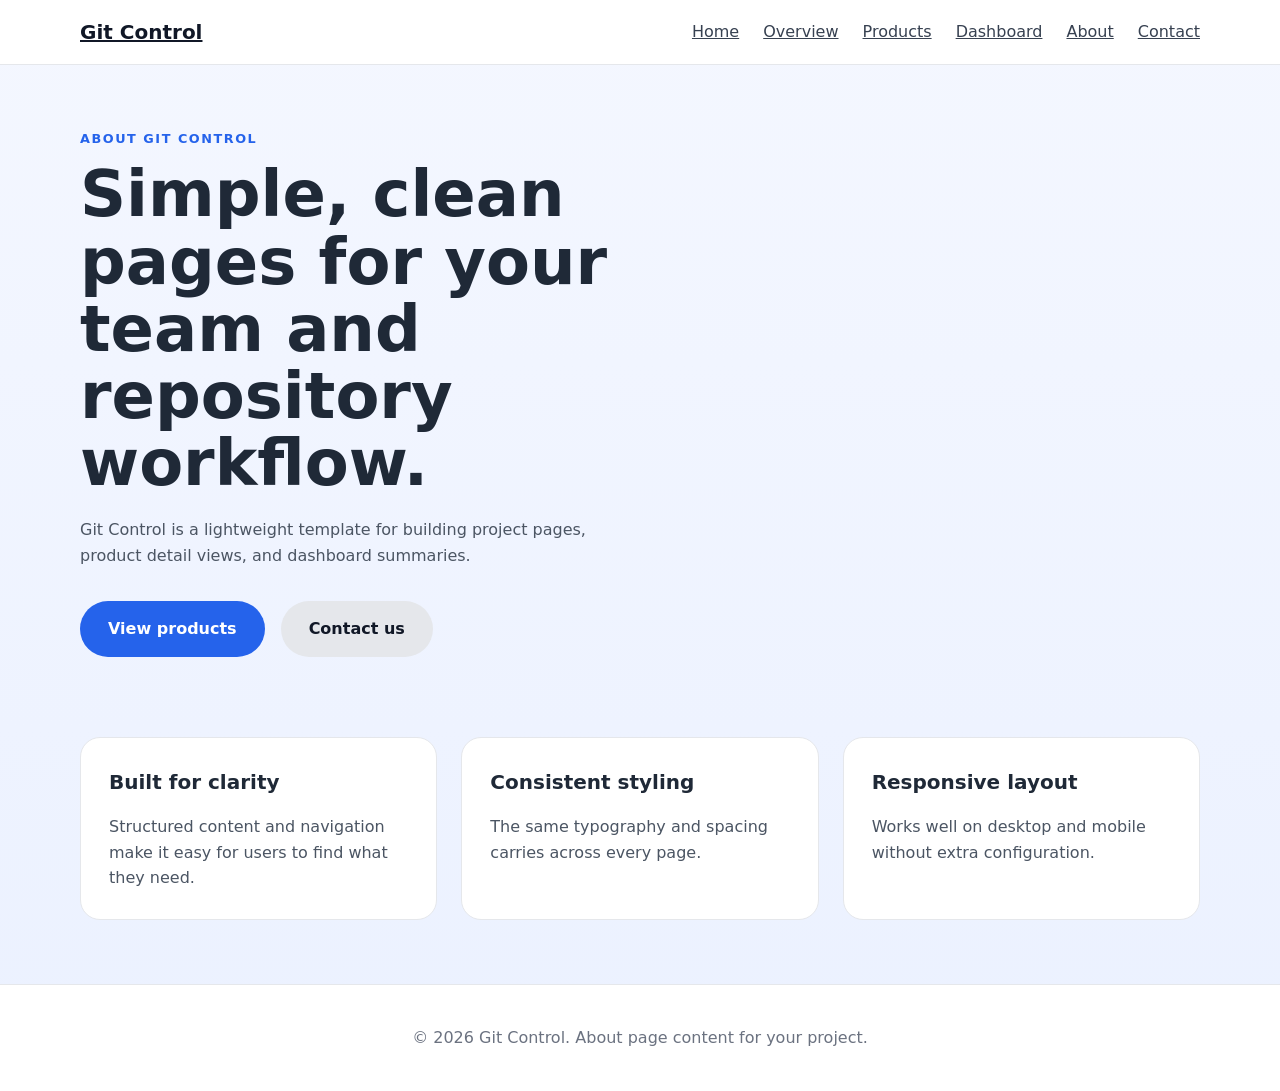
<file: about.html>
﻿<!doctype html>
<html lang="en">
  <head>
    <meta charset="UTF-8" />
    <meta name="viewport" content="width=device-width, initial-scale=1.0" />
    <title>About | Git Control</title>
    <link rel="stylesheet" href="style.css" />
  </head>
  <body>
    <header class="site-header">
      <div class="container header-inner">
        <a class="brand" href="index.html">Git Control</a>
        <nav>
          <ul class="nav-list">
            <li><a href="index.html">Home</a></li>
            <li><a href="home.html">Overview</a></li>
            <li><a href="product.html">Products</a></li>
            <li><a href="dashboard.html">Dashboard</a></li>
            <li><a href="about.html">About</a></li>
            <li><a href="contact.html">Contact</a></li>
          </ul>
        </nav>
      </div>
    </header>

    <main>
      <section class="hero container">
        <div class="hero-copy">
          <p class="eyebrow">About Git Control</p>
          <h1>Simple, clean pages for your team and repository workflow.</h1>
          <p class="hero-text">Git Control is a lightweight template for building project pages, product detail views, and dashboard summaries.</p>
          <div class="hero-actions">
            <a class="button primary" href="product.html">View products</a>
            <a class="button secondary" href="contact.html">Contact us</a>
          </div>
        </div>
      </section>

      <section class="features container">
        <article class="feature-card">
          <h2>Built for clarity</h2>
          <p>Structured content and navigation make it easy for users to find what they need.</p>
        </article>
        <article class="feature-card">
          <h2>Consistent styling</h2>
          <p>The same typography and spacing carries across every page.</p>
        </article>
        <article class="feature-card">
          <h2>Responsive layout</h2>
          <p>Works well on desktop and mobile without extra configuration.</p>
        </article>
      </section>
    </main>

    <footer class="site-footer">
      <div class="container footer-inner">
        <p>© 2026 Git Control. About page content for your project.</p>
      </div>
    </footer>
  </body>
</html>
</file>
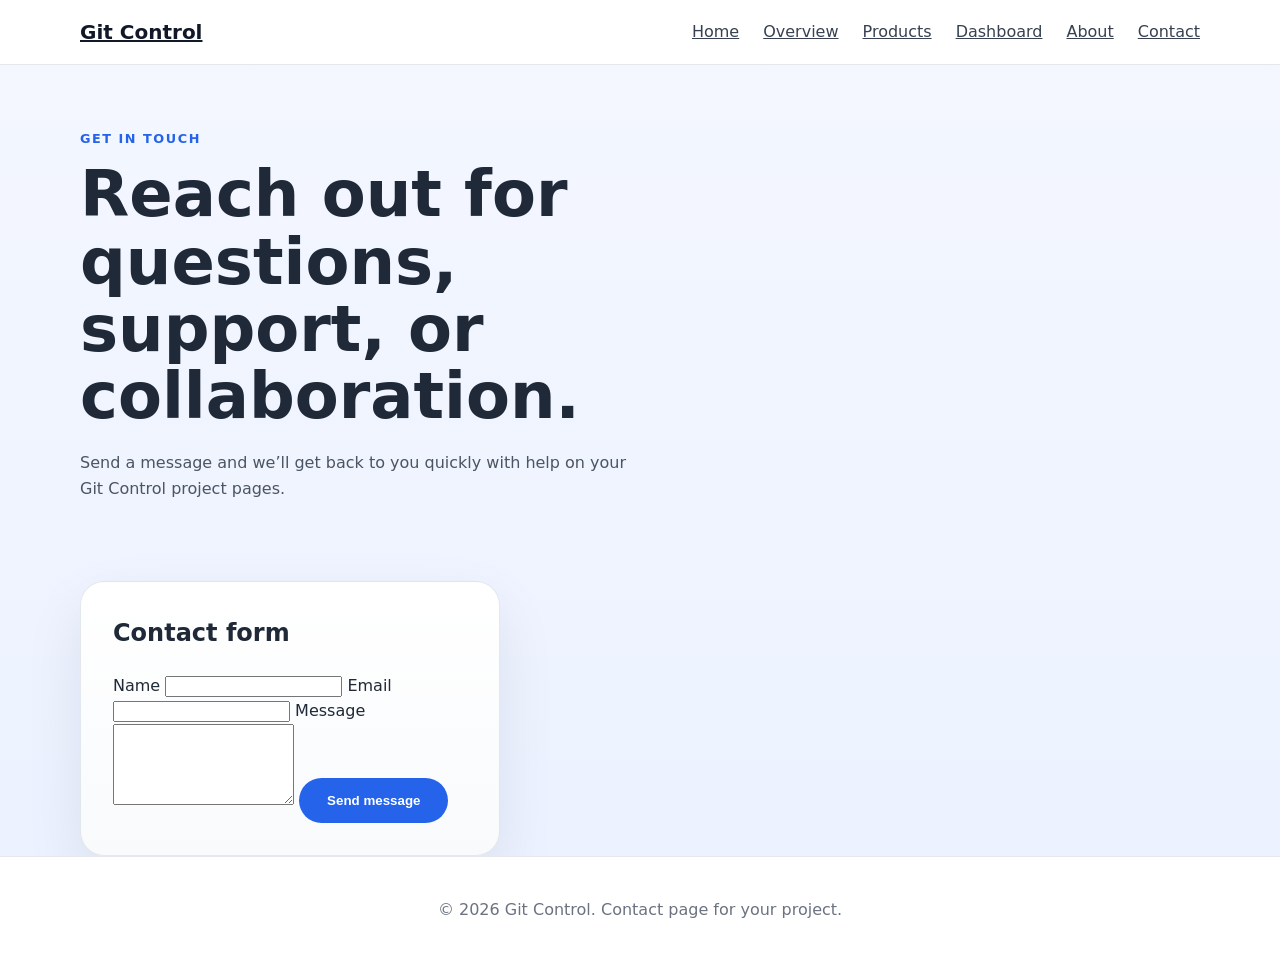
<file: contact.html>
﻿<!doctype html>
<html lang="en">
  <head>
    <meta charset="UTF-8" />
    <meta name="viewport" content="width=device-width, initial-scale=1.0" />
    <title>Contact | Git Control</title>
    <link rel="stylesheet" href="style.css" />
  </head>
  <body>
    <header class="site-header">
      <div class="container header-inner">
        <a class="brand" href="index.html">Git Control</a>
        <nav>
          <ul class="nav-list">
            <li><a href="index.html">Home</a></li>
            <li><a href="home.html">Overview</a></li>
            <li><a href="product.html">Products</a></li>
            <li><a href="dashboard.html">Dashboard</a></li>
            <li><a href="about.html">About</a></li>
            <li><a href="contact.html">Contact</a></li>
          </ul>
        </nav>
      </div>
    </header>

    <main>
      <section class="hero container">
        <div class="hero-copy">
          <p class="eyebrow">Get in touch</p>
          <h1>Reach out for questions, support, or collaboration.</h1>
          <p class="hero-text">Send a message and we’ll get back to you quickly with help on your Git Control project pages.</p>
        </div>
      </section>

      <section class="container">
        <div class="card">
          <h2>Contact form</h2>
          <form>
            <label for="name">Name</label>
            <input type="text" id="name" name="name" />
            <label for="email">Email</label>
            <input type="email" id="email" name="email" />
            <label for="message">Message</label>
            <textarea id="message" name="message" rows="5"></textarea>
            <button class="button primary" type="submit">Send message</button>
          </form>
        </div>
      </section>
    </main>

    <footer class="site-footer">
      <div class="container footer-inner">
        <p>© 2026 Git Control. Contact page for your project.</p>
      </div>
    </footer>
  </body>
</html>
</file>
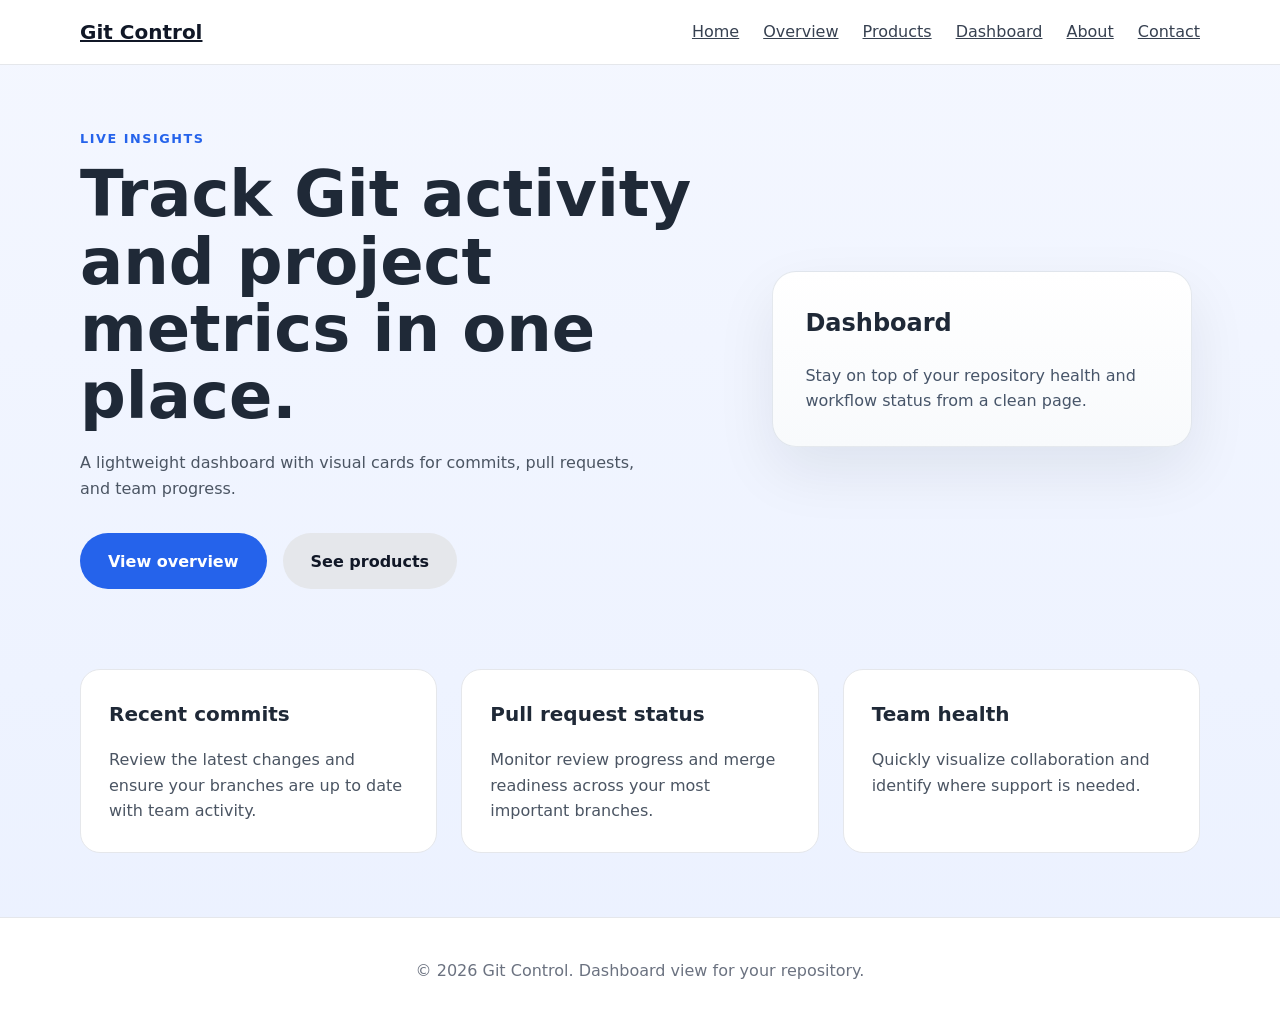
<file: dashboard.html>
﻿<!doctype html>
<html lang="en">
  <head>
    <meta charset="UTF-8" />
    <meta name="viewport" content="width=device-width, initial-scale=1.0" />
    <title>Dashboard | Git Control</title>
    <link rel="stylesheet" href="style.css" />
  </head>
  <body>
    <header class="site-header">
      <div class="container header-inner">
        <a class="brand" href="index.html">Git Control</a>
        <nav>
          <ul class="nav-list">
            <li><a href="index.html">Home</a></li>
            <li><a href="home.html">Overview</a></li>
            <li><a href="product.html">Products</a></li>
            <li><a href="dashboard.html">Dashboard</a></li>
            <li><a href="about.html">About</a></li>
            <li><a href="contact.html">Contact</a></li>
          </ul>
        </nav>
      </div>
    </header>

    <main>
      <section class="hero container">
        <div class="hero-copy">
          <p class="eyebrow">Live insights</p>
          <h1>Track Git activity and project metrics in one place.</h1>
          <p class="hero-text">A lightweight dashboard with visual cards for commits, pull requests, and team progress.</p>
          <div class="hero-actions">
            <a class="button primary" href="#overview">View overview</a>
            <a class="button secondary" href="product.html">See products</a>
          </div>
        </div>
        <div class="hero-image">
          <div class="card">
            <h2>Dashboard</h2>
            <p>Stay on top of your repository health and workflow status from a clean page.</p>
          </div>
        </div>
      </section>

      <section id="overview" class="features container">
        <article class="feature-card">
          <h2>Recent commits</h2>
          <p>Review the latest changes and ensure your branches are up to date with team activity.</p>
        </article>
        <article class="feature-card">
          <h2>Pull request status</h2>
          <p>Monitor review progress and merge readiness across your most important branches.</p>
        </article>
        <article class="feature-card">
          <h2>Team health</h2>
          <p>Quickly visualize collaboration and identify where support is needed.</p>
        </article>
      </section>
    </main>

    <footer class="site-footer">
      <div class="container footer-inner">
        <p>© 2026 Git Control. Dashboard view for your repository.</p>
      </div>
    </footer>
  </body>
</html>
</file>
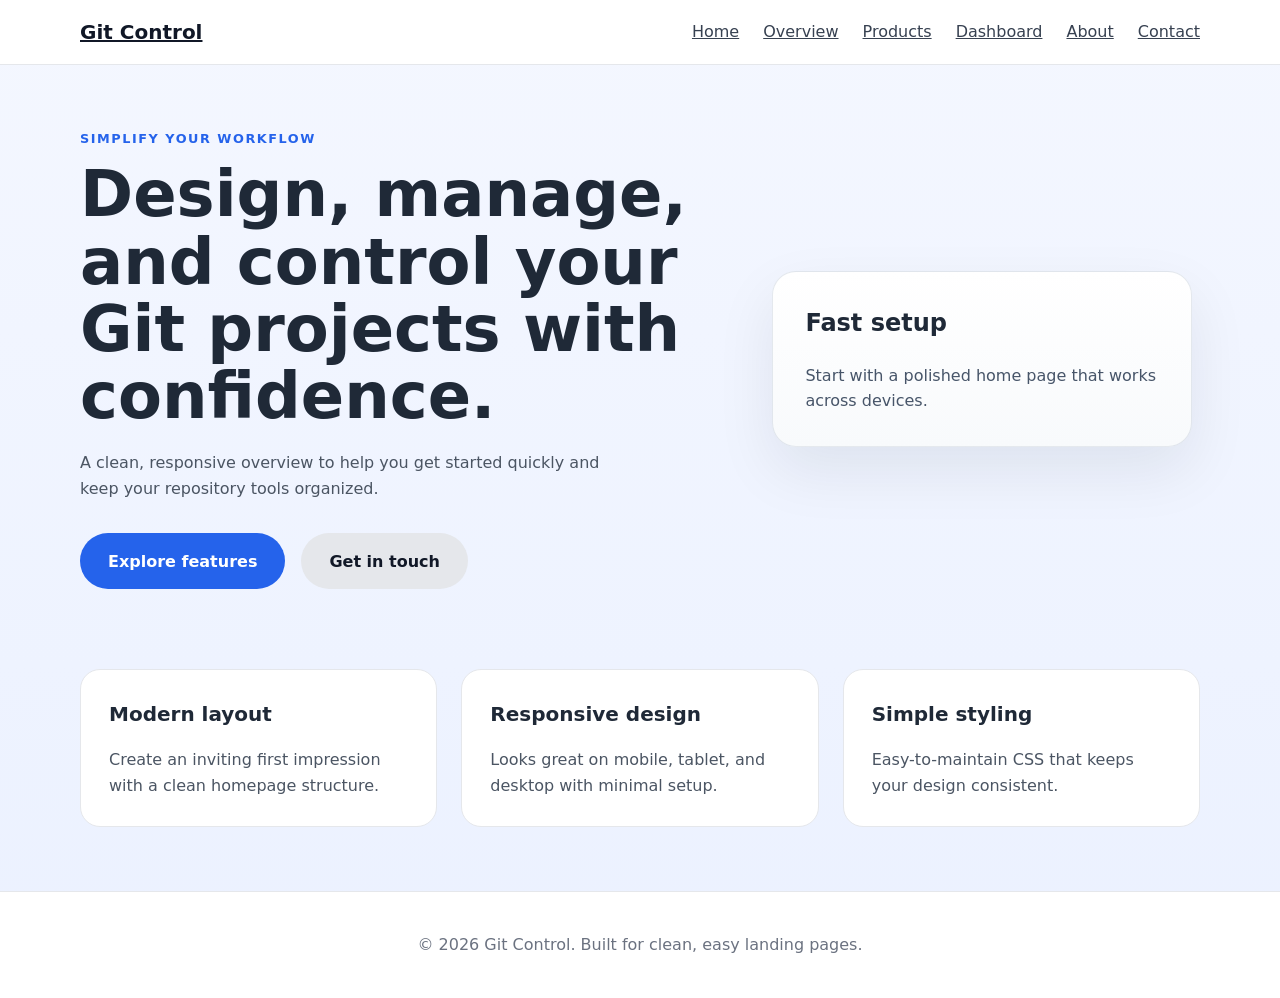
<file: home.html>
﻿<!doctype html>
<html lang="en">
  <head>
    <meta charset="UTF-8" />
    <meta name="viewport" content="width=device-width, initial-scale=1.0" />
    <title>Overview | Git Control</title>
    <link rel="stylesheet" href="style.css" />
  </head>
  <body>
    <header class="site-header">
      <div class="container header-inner">
        <a class="brand" href="index.html">Git Control</a>
        <nav>
          <ul class="nav-list">
            <li><a href="index.html">Home</a></li>
            <li><a href="home.html">Overview</a></li>
            <li><a href="product.html">Products</a></li>
            <li><a href="dashboard.html">Dashboard</a></li>
            <li><a href="about.html">About</a></li>
            <li><a href="contact.html">Contact</a></li>
          </ul>
        </nav>
      </div>
    </header>

    <main>
      <section class="hero container">
        <div class="hero-copy">
          <p class="eyebrow">Simplify your workflow</p>
          <h1>Design, manage, and control your Git projects with confidence.</h1>
          <p class="hero-text">A clean, responsive overview to help you get started quickly and keep your repository tools organized.</p>
          <div class="hero-actions">
            <a class="button primary" href="#features">Explore features</a>
            <a class="button secondary" href="contact.html">Get in touch</a>
          </div>
        </div>
        <div class="hero-image">
          <div class="card">
            <h2>Fast setup</h2>
            <p>Start with a polished home page that works across devices.</p>
          </div>
        </div>
      </section>

      <section id="features" class="features container">
        <article class="feature-card">
          <h2>Modern layout</h2>
          <p>
            Create an inviting first impression with a clean homepage structure.
          </p>
        </article>
        <article class="feature-card">
          <h2>Responsive design</h2>
          <p>Looks great on mobile, tablet, and desktop with minimal setup.</p>
        </article>
        <article class="feature-card">
          <h2>Simple styling</h2>
          <p>Easy-to-maintain CSS that keeps your design consistent.</p>
        </article>
      </section>
    </main>

    <footer class="site-footer">
      <div class="container footer-inner">
        <p>© 2026 Git Control. Built for clean, easy landing pages.</p>
      </div>
    </footer>
  </body>
</html>
</file>
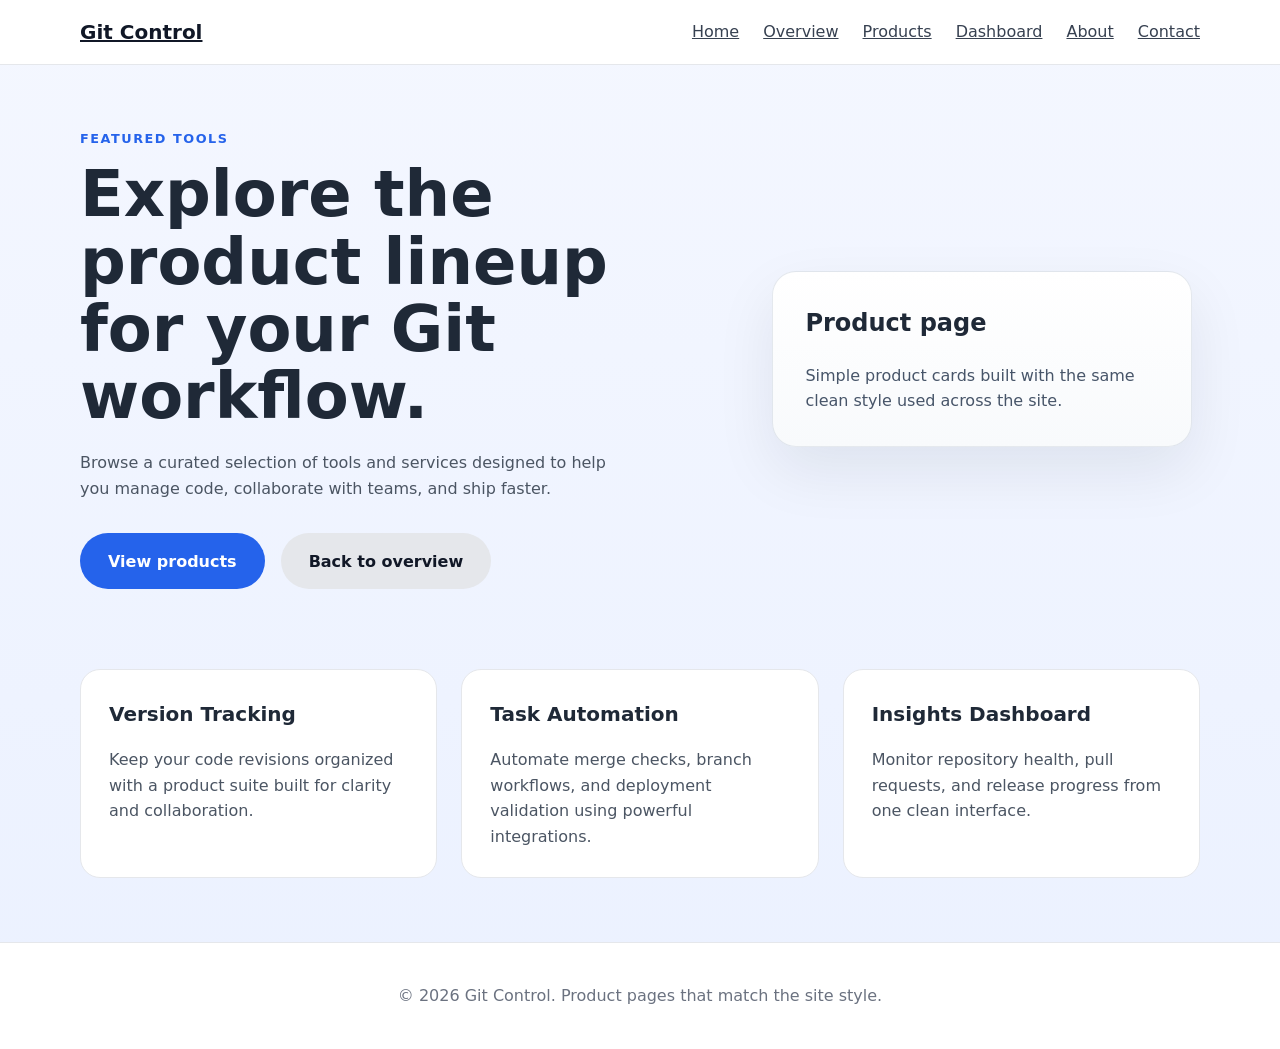
<file: product.html>
﻿<!doctype html>
<html lang="en">
  <head>
    <meta charset="UTF-8" />
    <meta name="viewport" content="width=device-width, initial-scale=1.0" />
    <title>Products | Git Control</title>
    <link rel="stylesheet" href="style.css" />
  </head>
  <body>
    <header class="site-header">
      <div class="container header-inner">
        <a class="brand" href="index.html">Git Control</a>
        <nav>
          <ul class="nav-list">
            <li><a href="index.html">Home</a></li>
            <li><a href="home.html">Overview</a></li>
            <li><a href="product.html">Products</a></li>
            <li><a href="dashboard.html">Dashboard</a></li>
            <li><a href="about.html">About</a></li>
            <li><a href="contact.html">Contact</a></li>
          </ul>
        </nav>
      </div>
    </header>

    <main>
      <section class="hero container">
        <div class="hero-copy">
          <p class="eyebrow">Featured tools</p>
          <h1>Explore the product lineup for your Git workflow.</h1>
          <p class="hero-text">Browse a curated selection of tools and services designed to help you manage code, collaborate with teams, and ship faster.</p>
          <div class="hero-actions">
            <a class="button primary" href="#products">View products</a>
            <a class="button secondary" href="home.html">Back to overview</a>
          </div>
        </div>
        <div class="hero-image">
          <div class="card">
            <h2>Product page</h2>
            <p>Simple product cards built with the same clean style used across the site.</p>
          </div>
        </div>
      </section>

      <section id="products" class="features container">
        <article class="feature-card">
          <h2>Version Tracking</h2>
          <p>Keep your code revisions organized with a product suite built for clarity and collaboration.</p>
        </article>
        <article class="feature-card">
          <h2>Task Automation</h2>
          <p>Automate merge checks, branch workflows, and deployment validation using powerful integrations.</p>
        </article>
        <article class="feature-card">
          <h2>Insights Dashboard</h2>
          <p>Monitor repository health, pull requests, and release progress from one clean interface.</p>
        </article>
      </section>
    </main>

    <footer class="site-footer">
      <div class="container footer-inner">
        <p>© 2026 Git Control. Product pages that match the site style.</p>
      </div>
    </footer>
  </body>
</html>
</file>
<file: style.css>
/* Global styles */
:root {
  color-scheme: light;
  font-family: Inter, system-ui, -apple-system, BlinkMacSystemFont, 'Segoe UI', sans-serif;
  background: #f4f7ff;
  color: #1f2937;
}

* {
  box-sizing: border-box;
}

html, body {
  margin: 0;
  min-height: 100%;
}

body {
  line-height: 1.6;
  background: linear-gradient(180deg, #f4f7ff 0%, #ebf1ff 100%);
}

img {
  max-width: 100%;
  display: block;
}

.container {
  width: min(1120px, calc(100% - 2rem));
  margin: 0 auto;
}

button, .button {
  border: none;
  cursor: pointer;
  text-decoration: none;
  display: inline-flex;
  align-items: center;
  justify-content: center;
}

/* Header */
.site-header {
  background: #ffffff;
  border-bottom: 1px solid #e5e7eb;
  position: sticky;
  top: 0;
  z-index: 10;
}

.header-inner {
  display: flex;
  justify-content: space-between;
  align-items: center;
  gap: 1rem;
  padding: 1rem 0;
}

.brand {
  font-size: 1.25rem;
  font-weight: 700;
  color: #111827;
}

.nav-list {
  list-style: none;
  display: flex;
  gap: 1.5rem;
  padding: 0;
  margin: 0;
}

.nav-list a {
  color: #374151;
  font-weight: 500;
}

.nav-list a:hover {
  color: #2563eb;
}

/* Hero */
.hero {
  display: grid;
  grid-template-columns: 1.2fr 0.8fr;
  align-items: center;
  gap: 2rem;
  padding: 4rem 0 3rem;
}

.eyebrow {
  margin: 0 0 0.75rem;
  color: #2563eb;
  font-weight: 700;
  text-transform: uppercase;
  letter-spacing: 0.12em;
  font-size: 0.8rem;
}

.hero h1 {
  margin: 0;
  font-size: clamp(2.5rem, 5vw, 4rem);
  line-height: 1.05;
  max-width: 15ch;
}

.hero-text {
  margin: 1.25rem 0 2rem;
  max-width: 55ch;
  color: #4b5563;
}

.hero-actions {
  display: flex;
  flex-wrap: wrap;
  gap: 1rem;
}

.button {
  padding: 0.95rem 1.75rem;
  border-radius: 999px;
  font-weight: 600;
}

.button.primary {
  background: #2563eb;
  color: #ffffff;
}

.button.secondary {
  background: #e5e7eb;
  color: #111827;
}

.button:hover {
  opacity: 0.95;
}

.hero-image {
  display: grid;
  place-items: center;
}

.card {
  background: linear-gradient(180deg, #ffffff 0%, #f8fafc 100%);
  border: 1px solid rgba(148, 163, 184, 0.24);
  border-radius: 24px;
  padding: 2rem;
  box-shadow: 0 24px 60px rgba(15, 23, 42, 0.08);
  max-width: 420px;
}

.card h2 {
  margin-top: 0;
  font-size: 1.5rem;
}

.card p {
  margin: 0.75rem 0 0;
  color: #475569;
}

/* Features */
.features {
  display: grid;
  grid-template-columns: repeat(3, minmax(0, 1fr));
  gap: 1.5rem;
  padding: 2rem 0 4rem;
}

.feature-card {
  background: #ffffff;
  border-radius: 20px;
  padding: 1.75rem;
  border: 1px solid #e5e7eb;
}

.feature-card h2 {
  margin-top: 0;
  font-size: 1.25rem;
}

.feature-card p {
  margin: 0.9rem 0 0;
  color: #4b5563;
}

/* Footer */
.site-footer {
  background: #ffffff;
  border-top: 1px solid #e5e7eb;
}

.footer-inner {
  padding: 1.5rem 0;
  text-align: center;
  color: #6b7280;
}

/* Responsive */
@media (max-width: 860px) {
  .hero {
    grid-template-columns: 1fr;
  }

  .features {
    grid-template-columns: 1fr;
  }
}

@media (max-width: 640px) {
  .header-inner {
    flex-direction: column;
    align-items: flex-start;
  }

  .nav-list {
    flex-wrap: wrap;
    gap: 1rem;
  }
}
</file>
